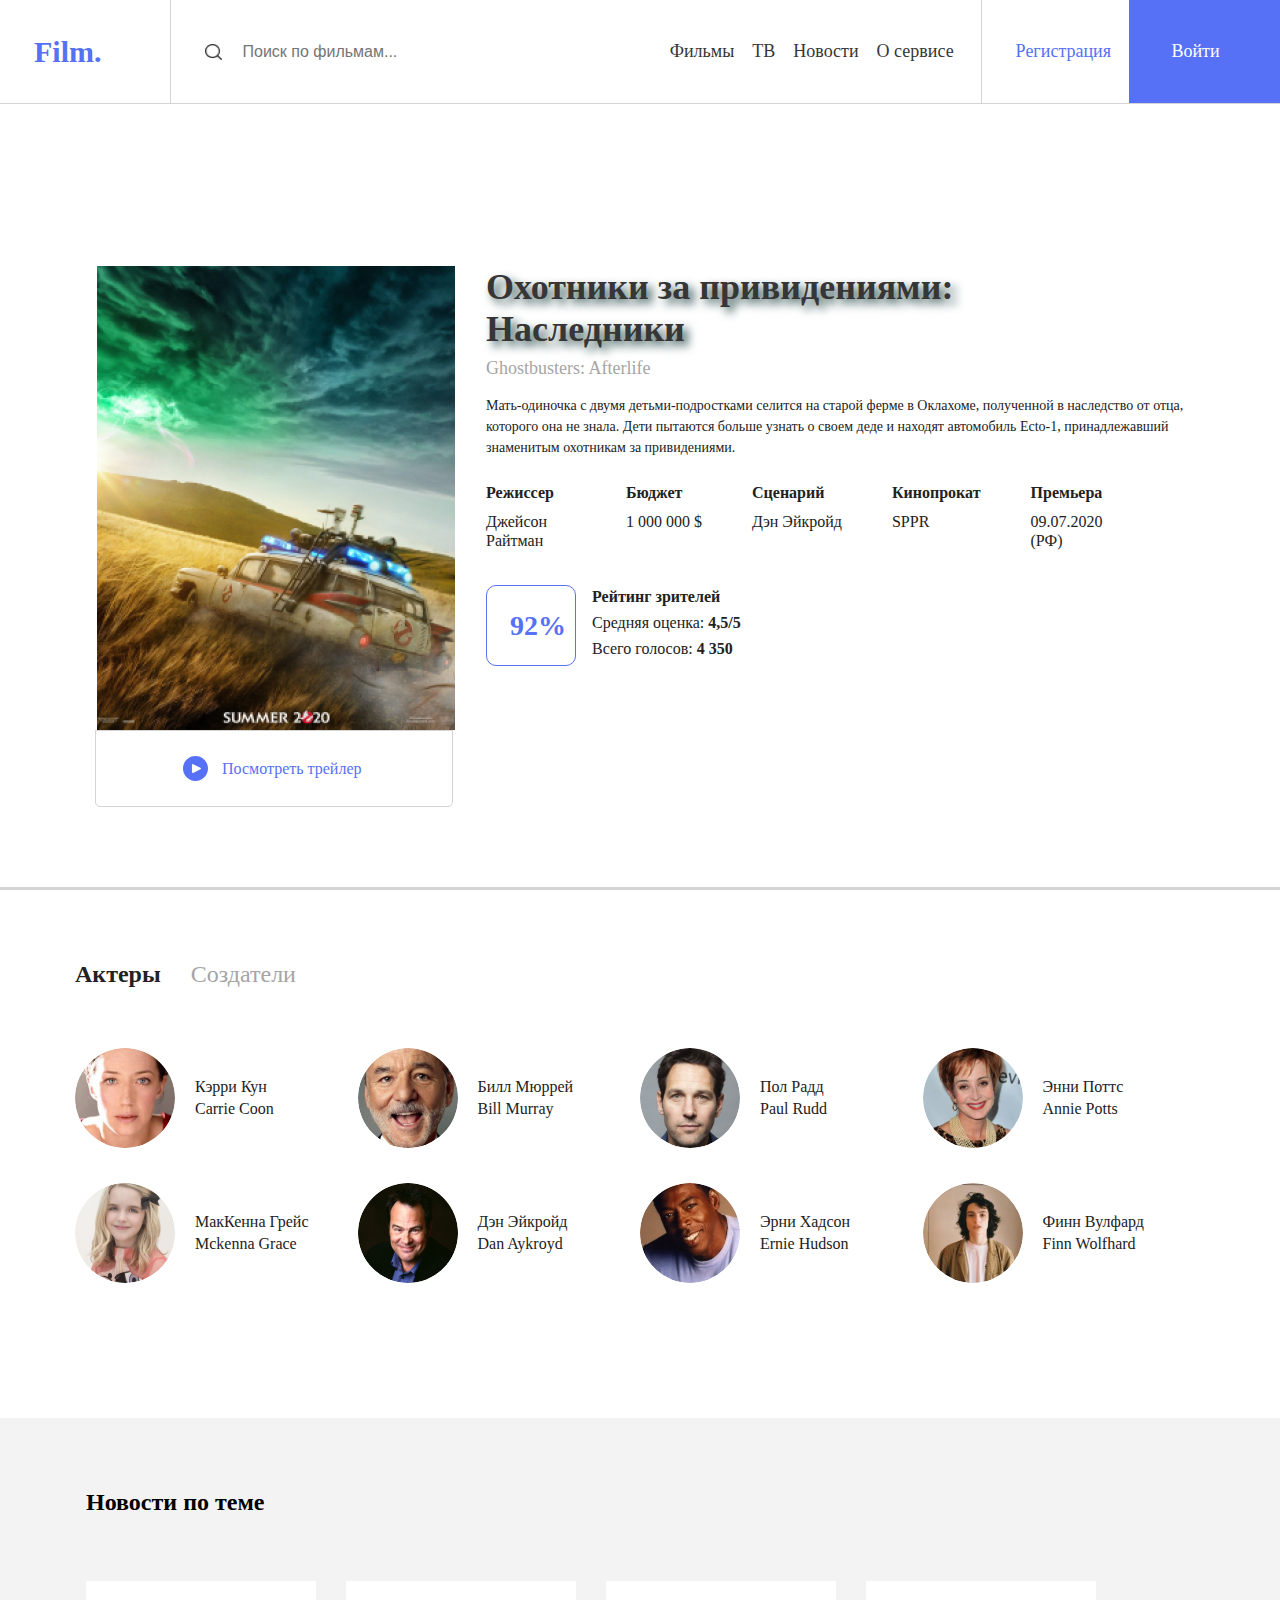
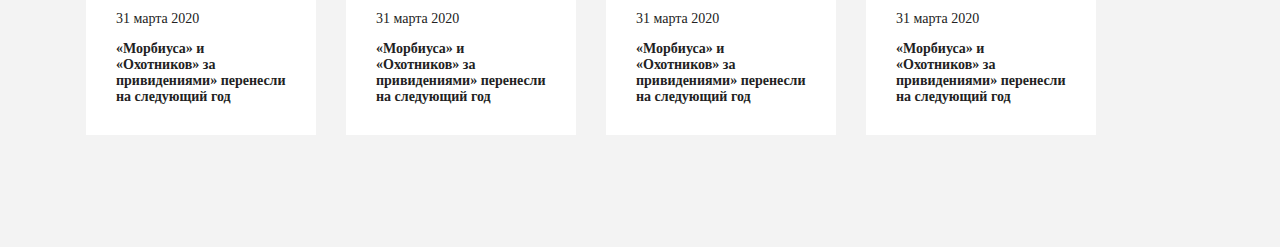
<file: index.html>
<!DOCTYPE html>
<html lang="ru">
<head>
    <meta charset="UTF-8">
    <meta http-equiv="X-UA-Compatible" content="IE=edge">
    <meta name="viewport" content="width=device-width, initial-scale=1.0">
    <title>Ghostbusters</title>
    <link rel="stylesheet" href="css/reset.css">
    <link rel="stylesheet" href="css/style.css">
</head>
<body class="w100">
    <header>
        <div class="flex space-between h100">
            <div class="flex align-items-center">
                <div class="logo bold">
                    <h2>Film.</h2>
                </div>
                <div class="search">
                    <input type="search1" placeholder="Поиск по фильмам..." name="search" id="movie-search">
                </div>
            </div>

            <div id="menu-active" class="menu flex space-between h100 align-items-center">
                <a href="#">Фильмы</a>
                <a href="#">ТВ</a>
                <a href="#">Новости</a>
                <a href="#" style="width: 86px;">О сервисе</a>
                <div class="flex space-between h100 align-items-center">
                    <div class="registration">
                        <a href="#">Регистрация</a>
                    </div>
                    <div class="log-in flex justify-content-center h100 align-items-center">
                        <a href="#">Войти</a>
                    </div>
                </div>
            </div>
        </div>

        <div class="mobile">
            <button class="search-button">
                <img src="img/search-icon.png" alt="search">
            </button>
            <button class="menu-btn">
                <span class="menu-line"></span>
                <span class="menu-line"></span>
                <span class="menu-line"></span>
            </button>
        </div>                   
            
    </header>

   
    <section class="film">
        <div class="container">
            <div class="description flex">
                <div class="play-img">
                    <img src="img/img.jpg" alt="img">
                    <div class="play">
                        <div class="play-rectangle">
                            <img src="img/Vector.svg" alt="img">
                            <a href="https://www.youtube.com/watch?v=ahZFCF--uRY" class="button">Посмотреть трейлер</a>
                        </div>
                    </div>
                </div>
                <div class="description-body">

                    <div class="text-align">
                        <h1 class="hunters">Охотники за привидениями: 
                            <br> Наследники </h1>
                        <h4>Ghostbusters: Afterlife</h4>
                        <p class="plot">
                        Мать-одиночка с двумя детьми-подростками селится на старой ферме 
                        в Оклахоме, полученной в наследство от отца, которого она не знала. 
                        Дети пытаются больше узнать о своем деде и находят автомобиль Ecto-1, 
                        принадлежавший знаменитым охотникам за привидениями.
                        </p>
                    </div>

                    <div class="info">

                        <div class="text">
                            <h2>Режиссер</h2>
                            <p>Джейсон Райтман</p>
                        </div>
    
                        <div class="text">
                            <h2>Бюджет</h2>
                            <p>1 000 000 $</p>
                        </div>
    
                        <div class="text">
                            <h2>Сценарий</h2>
                            <p>Дэн Эйкройд</p>
                        </div>

                        <div class="text">
                            <h2>Кинопрокат</h2>
                            <p>SPPR</p>
                        </div>
    
                        <div class="text">
                            <h2>Премьера</h2>
                            <p>09.07.2020 (РФ)</p>
                        </div>

    
                    </div>

                    <div class="rating flex align-items-center">

                        <div class="rectangle">
                            <p class="bold">92%</p>
                        </div>
    
                        <div class="rate">
    
                            <p class="title1 bold">Рейтинг зрителей</p>
    
                            <p>Средняя оценка: <span class="bold">4,5/5</span> </p>
    
                            <p>Всего голосов:  <span class="bold">4 350</span></p>
    
                        </div>
    
                    </div>
                    
                </div>

            </div>

        </div>

            </div>

    </section>


    <section class="cast">

        <div class="container">

            <div class="actor">

                <div class="actor-wrapper flex">
                    <h3 class="bold">Актеры</h3>
                    <h4>Создатели</h4>
                </div>

                <div class="roles flex flex-wrap">

                    <div class="actors flex align-items-center">

                        <img src="img/actors/carrie coon.svg" alt="Carrie Coon" class="card-img">

                        <div class="wrapper-actors">
                            <h5>Кэрри Кун</h5>
                            <p>Carrie Coon</p>
                        </div>

                    </div>

                    <div class="actors flex align-items-center">

                        <img src="img/actors/Bill Murray.svg" alt="Bill Murray" class="card-img">

                        <div class="wrapper-actors">
                            <h5>Билл Мюррей</h5>
                            <p>Bill Murray</p>
                        </div>

                    </div>

                    <div class="actors flex align-items-center">

                        <img src="img/actors/Paul Rudd.svg" alt="Paul Rudd" class="card-img">

                        <div class="wrapper-actors">
                            <h5>Пол Радд</h5>
                            <p>Paul Rudd</p>
                        </div>

                    </div>

                    <div class="actors flex align-items-center">

                        <img src="img/actors/Annie Potts.svg" alt="Annie Potts" class="card-img">

                        <div class="wrapper-actors">
                            <h5>Энни Поттс</h5>
                            <p>Annie Potts</p>
                        </div>

                    </div>

                    <div class="actors flex align-items-center">
                        <img src="img/actors/Mckenna Grace.svg" alt="Mckenna Grace" class="card-img">

                        <div class="wrapper-actors">
                            <h5>МакКенна Грейс</h5>
                            <p>Mckenna Grace</p>
                        </div>

                    </div>

                    <div class="actors flex align-items-center">
                        <img src="img/actors/Dan Aykroyd.jpg" alt="Dan Aykroyd" class="card-img">

                        <div class="wrapper-actors">
                            <h5>Дэн Эйкройд</h5>
                            <p>Dan Aykroyd</p>
                        </div>

                    </div>
                    
                    <div class="actors flex align-items-center">
                        <img src="img/actors/Ernie Hudson.svg" alt="Ernie Hudson" class="card-img">

                        <div class="wrapper-actors">
                            <h5>Эрни Хадсон</h5>
                            <p>Ernie Hudson</p>
                        </div>

                    </div>

                    <div class="actors flex align-items-center">
                        <img src="img/actors/Finn Wolfhard.svg" alt="Finn Wolfhard" class="card-img">

                        <div class="wrapper-actors">
                            <h5>Финн Вулфард</h5>
                            <p>Finn Wolfhard</p>
                        </div>

                    </div>

                </div>

            </div>
        </div>
    </section>
   

    <section class="news">

        <div class="container">

            <h2 class="title2">Новости по теме</h2>

            <div class="swiper-container">
               <div class="swiper-wrapper">
                  <div class="swiper-slide">
                        <div class="news-card">
                            <p class="date">31 марта 2020</p>
                            <h3 class="news-title">«Морбиуса» и «Охотников» за привидениями» перенесли на следующий год</h3>

                        </div>
                    </div>

                    <div class="swiper-slide">
                        <div class="news-card">
                        <p class="date">31 марта 2020</p>
                        <h3 class="news-title">«Морбиуса» и «Охотников» за привидениями» перенесли на следующий год</h3>
                        </div>
                    </div>

                    <div class="swiper-slide">
                        <div class="news-card">
                        <p class="date">31 марта 2020</p>
                        <h3 class="news-title">«Морбиуса» и «Охотников» за привидениями» перенесли на следующий год</h3>
                        </div>
                    </div>

                    <div class="swiper-slide">
                        <div class="news-card">
                        <p class="date">31 марта 2020</p>
                        <h3 class="news-title">«Морбиуса» и «Охотников» за привидениями» перенесли на следующий год</h3>
                        </div>
                    </div>

                </div>

   
                <div class="swiper-button-next">
                    <button class="arrow"></button>
                </div>
   
            </div>

        </div>
        

    </section>

        <script src="js/main.js"></script>
</body>
</html>
</file>
<file: css/style.css>
* {
    box-sizing: border-box;
}
a {
    text-decoration: none;
}
h5 {
    margin-bottom: 6px;
}
header {
    height: 104px;
    border-bottom: 1px solid #D4D4D4;
}
.w100 {
    width: 100%;
}
.h100 {
    height: 100%;
}
.flex {
    display: flex;
}
.space-between {
    justify-content: space-between;
}
.justify-content-center {
    justify-content: center;
}
.align-items-center {
    align-items: center;
}
.flex-wrap {
    flex-wrap: wrap;
}
.bold {
    font-weight: bold;
}
.container {
    max-width: 1130px;
    margin: auto;
}
.logo {
    margin-right: 34px; 
    padding: 35px 34px;
    border-right: 1px solid #D4D4D4;
    font-size: 30px;
    line-height: 35px;
    color: #5671F6;
}
.logo h2 {
    padding-right: 34px;
}
.search {
    margin-right: auto;
}
#movie-search {
    display: block;
    width: 215px;
    background-image: url(../img/search-icon.png);
    background-repeat: no-repeat;
    background-position: center left;
    padding-left: 38px;
    border: none;
    color: #a5a5a5a5;
}
header .menu a, header #menu-active a {
    margin-right: 18px;
    font-size: 18px;
    line-height: 21px;
    color: #363636;
}
.menu > div, #menu-active > div {
    padding-left: 34px;
    border-left: 1px solid #D4D4D4;
}
.menu .registration a, #menu-active .registration a {
    color: #5671F6;
    align-items: center;
}
.menu .log-in, #menu-active  .log-in {
    width: 151px;
    background-color: #5671F6;
}
.menu .log-in, #menu-active .log-in a {
    color: white;
    align-items: center;
}
.mobile {
    display: none;
}
.menu-btn,
.search-button {
    padding: 5px;
    background-color: #fff;
    border: none;
    cursor: pointer;
}
.menu-line {
    display: block;
    width: 18px;
    height: 2px;
    background: #363636;
    border-radius: 40px;
    margin-top: 3px;
    margin-bottom: 3px;
}
.film {
    padding-top: 80px;
    padding-bottom: 80px;
    border-bottom: solid #d4d4d4;
}
.description {
    margin-top: 82px;
}
.description img {
    margin-left: 22px;
}
.play {
    width: 358px;
    margin: 0 20px;
    border: 1px solid #D4D4D4;
    border-bottom-right-radius: 5px;
    border-bottom-left-radius: 5px;
}
.play-rectangle {
    display: flex;
    align-items: center;
    margin: 25px 65px;
}
.play-rectangle a {
    margin-left: 14px;
    font-size: 16px;
    line-height: 19px;
    text-decoration: none;
    color: #5671F6;
}
.description-body {
    margin-left: 13px;
}
.description .hunters {
    margin-bottom: 8px;
    font-size: 36px;
    line-height: 42px;
    font-weight: 900;
    color: #363636;
    text-shadow: 5px 5px 10px darkslategrey;
}
.description h4 {
    margin-bottom: 16px;
    font-size: 18px;
    line-height: 21px;
    color: #A5A5A5;
}
.description .plot {
    margin-bottom: 25px;
    font-size: 14px;
    line-height: 21px;
}
.info {
    display: flex;
    margin-bottom: 20px;
    flex-wrap: wrap;
}
.text {
    margin: 0 50px 15px 0;
    max-width: 90px;
}
.description .text p,
.text h2 {
    font-size: 16px;
    line-height: 19px;
}
.description .text h2 {
    font-weight: bold;
    margin-bottom: 10px;
}
.rectangle {
    width: 90px;
    margin-right: 16px;
    border: 1px solid #5671F6;
    border-radius: 10px;
}
.rectangle p {
    text-align: center;
    font-size: 28px;
    line-height: 33px;
    color: #5671F6;
    padding: 23px;
}
.description .rate p {
    margin-bottom: 7px;
    font-size: 16px;
    line-height: 19px;
}
.title1 {
    margin-bottom: 12px;
    font-size: 18px;
    line-height: 21px;
}
.actor {
    padding: 70px 0 100px;
}
.actor-wrapper {
    margin-bottom: 60px;
}
.actor-wrapper h3 {
    margin-right: 30px;
    font-size: 24px;
    line-height: 28px;
}
.actor-wrapper h4 {
    font-size: 24px;
    line-height: 28px;
    color: #A5A5A5;
}
.actors {
    display: flex;
    align-items: center;
    flex-basis: 25%;
    margin-bottom: 35px;
}
.actors img {
    width: 100px;
    height: 100px;
    object-fit: cover;
    border-radius: 50%;
    margin-right: 20px;
}
.news {
    background-color: #F3F3F3;
    padding: 0 0 12px 22px;
}
.title2 {
    padding: 70px 0 65px;
    font-size: 24px;
    line-height: 28px;
    color: #000000;
    font-weight: 900;
}
.swiper-slide {
    width: 230px;
    margin-right: 30px;
    flex-shrink: 0;
    position: relative;
}
.news-card {
    padding: 30px;
    background-color: #fff;
    margin-bottom: 100px;
}
.date {
    margin-bottom: 14px;
    font-size: 14px;
    line-height: 16px;
}
.news-title{
    font-size: 14px;
    line-height: 16px;
    font-weight: bold;
}
.swiper-wrapper {
    display: flex;
}
.swiper-button-next {
    display: none;
}
@media screen and (max-width: 1200px) {
    .container {
        max-width: 960px;
    }
    .card-img {
        width: 70px;
        height: 70px;
    }
    #movie-search {
        margin-left: 20px;
        display: none;
    }
    .header {
        height: 90px;
        padding-left: 20px;
    }
    .registration {
        padding-left: 20px;
        padding-right: 20px;
    }
    #menu-active {
        margin-right: 28px;
        text-align: center;
    }
  
    .navigation-link {
        margin-right: 10px;
        font-size: 16px;
    }
    .line {
        margin-left: 20px;
    }
    .swiper-slide {
        width: 219px;
    }
}
@media screen and (max-width: 991px) {
    .container {
        max-width: 760px;
    }
    .menu > div, #menu-active > div {
        padding: 0;
    }
    .actors {
        flex-basis: 50%;
    }
    .news {
        padding: 0;
        display: flex;
        align-items: center;
    }
    .swiper-wrapper {
        overflow: hidden;
        width: 494px;
        height: 153px;
    }
    .swiper-slide {
        width: 232px;
        height: 291px;
        display: flex;
        position: relative;
        left: 0px;
        transition: all 1s ease 0s;
    }
}
@media screen  and (max-width: 767px) {
    .container {
        max-width: 560px;
    }
    header {
        display: flex;
    }
    .flex {
        margin: 0;
    }
    header .menu {
        display: none;
        background-color: #5671F6;
        height: auto;
        position: absolute;
        flex-direction: column;
        justify-content: center;
        top: 105px;
        right: -38px;
        left: 0;
        padding: 100px 0;
    }
    header  .menu.active {
        display: flex;
    }
    header .menu  a, header #menu-active a {
        color: white;
    }
    header .menu a {
        color: white;
        margin-bottom: 18px;
    }
    header .menu a:nth-child(4) {
        margin-bottom: 112px;
    }
    .menu > div {
        border: none;
    }
    #menu-active > div {
        border: none;
    }
    .menu .registration a {
        color: white;
        border-top: 1px solid rgba(212, 212, 212, 1);
        padding-top: 66px;
    }
    .menu .registration a, #menu-active .registration a {
        color: white;
    }
    .menu div:last-child {
        display: block;
        margin-top: 30px;
        height: auto;
    }
    .logo {
        border: none;
    }
    #movie-search {
        display: none;
    }
     .log-in {
        display: none;
    }
    .mobile {
        display: flex;
        margin-left: auto;
        padding-right: 15px;
    }
    .play-img {
        margin: 0 auto;
    }
    .play {
        margin: 0;
        padding: 25px 0;
    }
    .play-rectangle {
        align-items: center;
        text-align: center;
        margin: 0 58px;
    }
    .text-align {
        text-align: center;
    }
    .description .hunters {
        margin-top: 30px;
        font-size: 20px;
    }
    .description {
        margin: 0;
        display: flex;
        flex-direction: column;
    }
    .description-body {
        display: flex;
        flex-direction: column;
    }
    .description img {
        margin: 0 auto;
    }
    .description .plot {
        margin: 0 auto 50px;
    }
    .actor {
        margin-left: 28px;
    }
    .actor-wrapper {
        margin: 45px 0;
        justify-content: center;
    }
    .actors {
        margin: 45px auto 20px;
    }
    .actors:last-child {
        margin-bottom: 55px;
    }
    .news h1 {
        padding: 70px 0 65px 28px;
    }
    .title2 {
        padding: 53px 0 40px;
        text-align: center;
    }
    .swiper-container {
        display: flex;
        align-items: center;
    }
    .swiper-wrapper {
        height: 170px;
    }
    .swiper-button-next {
        display: block;
    }
    .arrow {
        width: 25px;
        height: 21px;
        border: none;
        background-image: url(../img/arrow.png);
        background-repeat: no-repeat;
        background-position: center;
        margin-right: 15px;
    }
}
@media screen and (max-width: 575px) {
    .container {
        max-width: 320px;
    }
    .description img, .play {
        max-width: 255px;
    }
    .play-rectangle {
        width: 26px; 
    }
    .info {
        justify-content: center;
    }
    .plot {
        padding: 0 5px;
    }
    .roles {
        text-align: center;
    }
    .swiper-wrapper {
        width: 254px;
    }
    .swiper-button-next {
        position: relative;
        z-index: 2;
        left: 7%;
        top: -41%;
        margin-left: 8px;
    }
}
@media screen and (max-width: 300px) {
    .info {
        flex-direction: column;
        text-align: center;
        align-items: center;
    }
}
</file>
